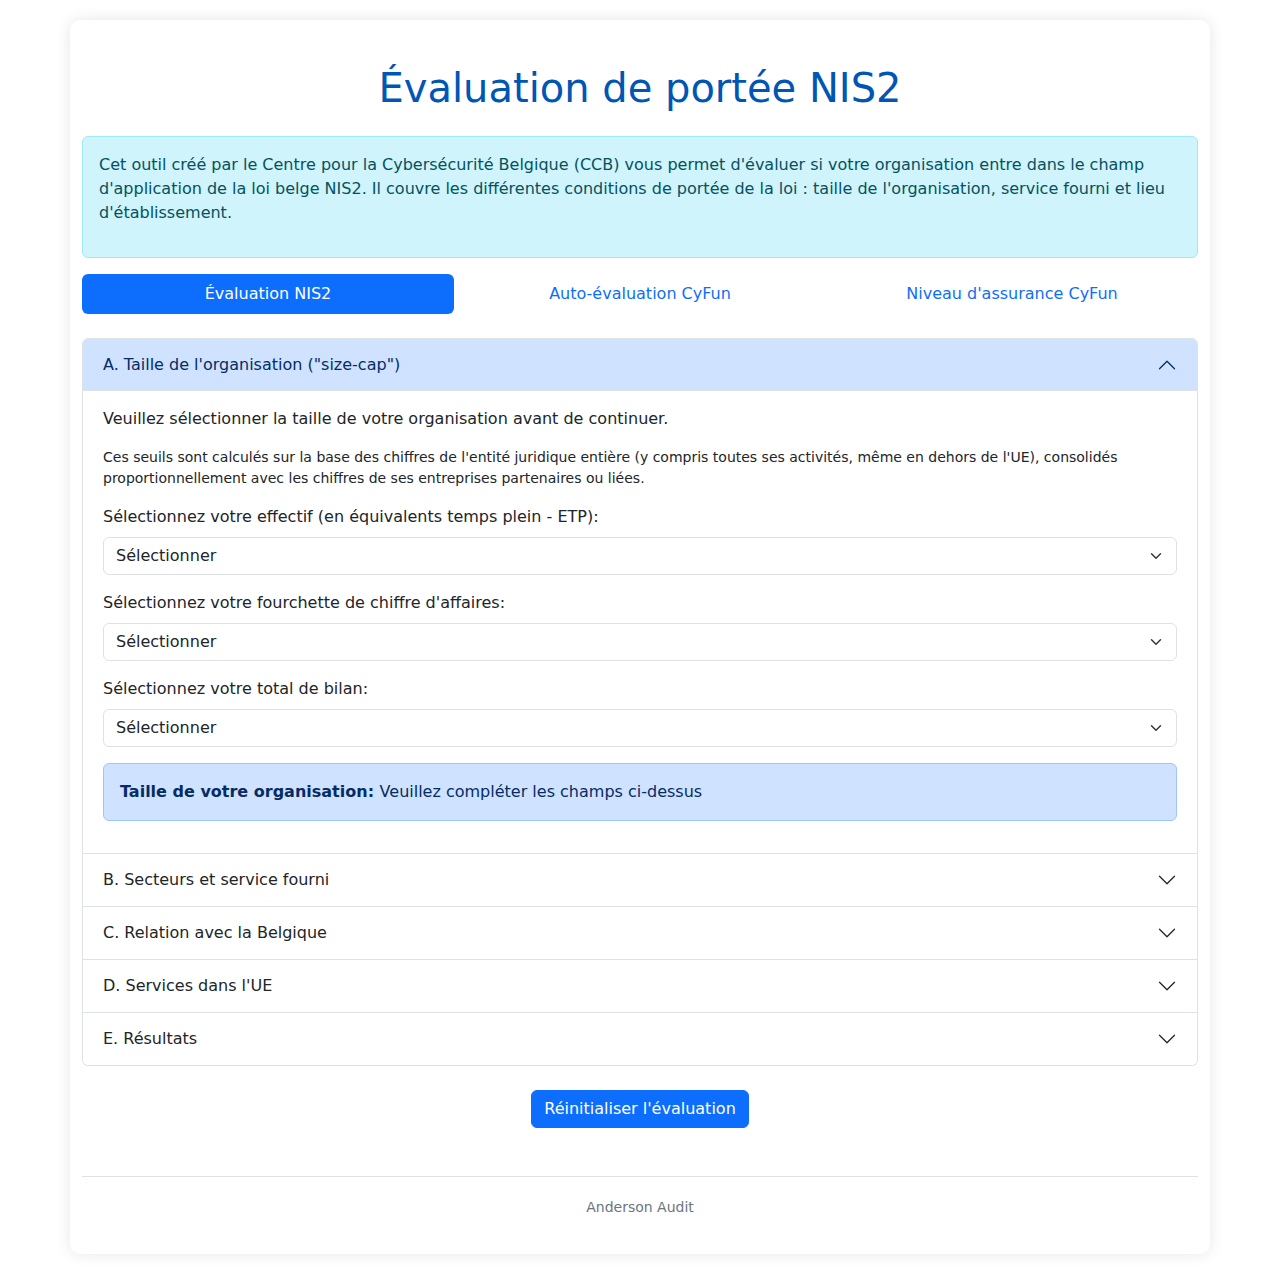
<file: index.html>
<!DOCTYPE html>
<html lang="fr">
<head>
    <meta charset="UTF-8">
    <meta name="viewport" content="width=device-width, initial-scale=1.0">
    <title>Évaluation de portée NIS2</title>
    <link rel="stylesheet" href="styles.css">
    <link href="https://cdn.jsdelivr.net/npm/bootstrap@5.3.0/dist/css/bootstrap.min.css" rel="stylesheet">
</head>
<body>
    <div class="container">
        <header>
            <h1 class="text-center my-4">Évaluation de portée NIS2</h1>
            <div class="alert alert-info">
                <p>Cet outil créé par le Centre pour la Cybersécurité Belgique (CCB) vous permet d'évaluer si votre organisation entre dans le champ d'application de la loi belge NIS2. Il couvre les différentes conditions de portée de la loi : taille de l'organisation, service fourni et lieu d'établissement.</p>
            </div>
            <nav class="nav nav-pills nav-justified mb-4">
                <a class="nav-link active" href="index.html">Évaluation NIS2</a>
                <a class="nav-link" href="cyfun_assessment.html">Auto-évaluation CyFun</a>
                <a class="nav-link" href="assurance_evaluation.html">Niveau d'assurance CyFun</a>
            </nav>
        </header>

        <div class="accordion" id="assessmentAccordion">
            <!-- Section A: Taille de l'organisation -->
            <div class="accordion-item">
                <h2 class="accordion-header" id="headingA">
                    <button class="accordion-button" type="button" data-bs-toggle="collapse" data-bs-target="#collapseA" aria-expanded="true" aria-controls="collapseA">
                        A. Taille de l'organisation ("size-cap")
                    </button>
                </h2>
                <div id="collapseA" class="accordion-collapse collapse show" aria-labelledby="headingA">
                    <div class="accordion-body">
                        <p>Veuillez sélectionner la taille de votre organisation avant de continuer.</p>
                        <p class="small">Ces seuils sont calculés sur la base des chiffres de l'entité juridique entière (y compris toutes ses activités, même en dehors de l'UE), consolidés proportionnellement avec les chiffres de ses entreprises partenaires ou liées.</p>
                        
                        <div class="mb-3">
                            <label for="staffHeadcount" class="form-label">Sélectionnez votre effectif (en équivalents temps plein - ETP):</label>
                            <select class="form-select" id="staffHeadcount">
                                <option value="select">Sélectionner</option>
                                <option value="0-49">0 - 49 ETP</option>
                                <option value="50-249">50 - 249 ETP</option>
                                <option value="250+">250+ ETP</option>
                            </select>
                        </div>
                        
                        <div class="mb-3">
                            <label for="turnover" class="form-label">Sélectionnez votre fourchette de chiffre d'affaires:</label>
                            <select class="form-select" id="turnover">
                                <option value="select">Sélectionner</option>
                                <option value="<10">< 10 millions € de chiffre d'affaires annuel</option>
                                <option value="10-50">10 – 50 millions € de chiffre d'affaires annuel</option>
                                <option value="50+">50+ millions € de chiffre d'affaires annuel</option>
                            </select>
                        </div>
                        
                        <div class="mb-3">
                            <label for="balanceSheet" class="form-label">Sélectionnez votre total de bilan:</label>
                            <select class="form-select" id="balanceSheet">
                                <option value="select">Sélectionner</option>
                                <option value="<10">< 10 millions € de bilan annuel</option>
                                <option value="10-43">10 – 43 millions € de bilan annuel</option>
                                <option value="43+">43+ millions € de bilan annuel</option>
                            </select>
                        </div>
                        
                        <div class="alert alert-primary mt-3">
                            <strong>Taille de votre organisation: </strong><span id="organizationSize">Veuillez compléter les champs ci-dessus</span>
                        </div>
                    </div>
                </div>
            </div>
            
            <!-- Section B: Secteurs et service fourni -->
            <div class="accordion-item">
                <h2 class="accordion-header" id="headingB">
                    <button class="accordion-button collapsed" type="button" data-bs-toggle="collapse" data-bs-target="#collapseB" aria-expanded="false" aria-controls="collapseB">
                        B. Secteurs et service fourni
                    </button>
                </h2>
                <div id="collapseB" class="accordion-collapse collapse" aria-labelledby="headingB">
                    <div class="accordion-body">
                        <p>Veuillez sélectionner au moins un secteur, ou le champ 'Aucun des secteurs ci-dessus' si votre organisation ne correspond à aucun des secteurs, avant de pouvoir continuer.</p>
                        
                        <div id="sectorsContainer">
                            <!-- Les secteurs seront chargés dynamiquement ici -->
                        </div>
                        
                        <div class="form-check mt-3">
                            <input class="form-check-input" type="checkbox" id="noneOfTheAbove">
                            <label class="form-check-label" for="noneOfTheAbove">
                                Aucun des secteurs ci-dessus
                            </label>
                        </div>
                        
                        <div class="alert alert-warning mt-3" id="sectorWarning" style="display: none;">
                            Vous ne pouvez pas sélectionner des services et l'option 'Aucun des secteurs ci-dessus' simultanément
                        </div>
                    </div>
                </div>
            </div>
            
            <!-- Section C: Relation avec la Belgique -->
            <div class="accordion-item">
                <h2 class="accordion-header" id="headingC">
                    <button class="accordion-button collapsed" type="button" data-bs-toggle="collapse" data-bs-target="#collapseC" aria-expanded="false" aria-controls="collapseC">
                        C. Relation avec la Belgique
                    </button>
                </h2>
                <div id="collapseC" class="accordion-collapse collapse" aria-labelledby="headingC">
                    <div class="accordion-body">
                        <p>Cette étape est cruciale pour déterminer si votre organisation relève de la loi belge NIS2.</p>
                        
                        <div class="mb-3">
                            <label class="form-label">Votre organisation est-elle établie en Belgique?</label>
                            <div class="form-check">
                                <input class="form-check-input" type="radio" name="establishedInBelgium" id="establishedYes" value="Yes">
                                <label class="form-check-label" for="establishedYes">Oui</label>
                            </div>
                            <div class="form-check">
                                <input class="form-check-input" type="radio" name="establishedInBelgium" id="establishedNo" value="No">
                                <label class="form-check-label" for="establishedNo">Non</label>
                            </div>
                            <div class="form-check">
                                <input class="form-check-input" type="radio" name="establishedInBelgium" id="establishedSelect" value="Select" checked>
                                <label class="form-check-label" for="establishedSelect">Sélectionner</label>
                            </div>
                        </div>
                        
                        <div class="mb-3 conditional-question" id="mainEstablishmentQuestion" style="display: none;">
                            <label class="form-label">Votre organisation a-t-elle son établissement principal en Belgique?</label>
                            <div class="form-check">
                                <input class="form-check-input" type="radio" name="mainEstablishment" id="mainEstablishmentYes" value="Yes">
                                <label class="form-check-label" for="mainEstablishmentYes">Oui</label>
                            </div>
                            <div class="form-check">
                                <input class="form-check-input" type="radio" name="mainEstablishment" id="mainEstablishmentNo" value="No">
                                <label class="form-check-label" for="mainEstablishmentNo">Non</label>
                            </div>
                            <div class="form-check">
                                <input class="form-check-input" type="radio" name="mainEstablishment" id="mainEstablishmentSelect" value="Select" checked>
                                <label class="form-check-label" for="mainEstablishmentSelect">Sélectionner</label>
                            </div>
                        </div>
                        
                        <!-- Autres questions conditionnelles seront ajoutées dynamiquement par JavaScript -->
                    </div>
                </div>
            </div>
            
            <!-- Section D: Services dans l'UE -->
            <div class="accordion-item">
                <h2 class="accordion-header" id="headingD">
                    <button class="accordion-button collapsed" type="button" data-bs-toggle="collapse" data-bs-target="#collapseD" aria-expanded="false" aria-controls="collapseD">
                        D. Services dans l'UE
                    </button>
                </h2>
                <div id="collapseD" class="accordion-collapse collapse" aria-labelledby="headingD">
                    <div class="accordion-body">
                        <div class="mb-3">
                            <label class="form-label">Votre organisation fournit-elle des services dans l'UE?</label>
                            <div class="form-check">
                                <input class="form-check-input" type="radio" name="servicesInEU" id="servicesInEUYes" value="Yes">
                                <label class="form-check-label" for="servicesInEUYes">Oui</label>
                            </div>
                            <div class="form-check">
                                <input class="form-check-input" type="radio" name="servicesInEU" id="servicesInEUNo" value="No">
                                <label class="form-check-label" for="servicesInEUNo">Non</label>
                            </div>
                            <div class="form-check">
                                <input class="form-check-input" type="radio" name="servicesInEU" id="servicesInEUSelect" value="Select" checked>
                                <label class="form-check-label" for="servicesInEUSelect">Sélectionner</label>
                            </div>
                        </div>
                    </div>
                </div>
            </div>
            
            <!-- Section E: Résultats -->
            <div class="accordion-item">
                <h2 class="accordion-header" id="headingE">
                    <button class="accordion-button collapsed" type="button" data-bs-toggle="collapse" data-bs-target="#collapseE" aria-expanded="false" aria-controls="collapseE">
                        E. Résultats
                    </button>
                </h2>
                <div id="collapseE" class="accordion-collapse collapse" aria-labelledby="headingE">
                    <div class="accordion-body">
                        <div class="alert alert-info mb-3">
                            <p>Veuillez compléter toutes les sections précédentes pour voir vos résultats.</p>
                        </div>
                        
                        <div id="resultsContainer" style="display: none;">
                            <div class="alert alert-success mb-3">
                                <h4>Résultat de l'évaluation:</h4>
                                <p id="assessmentResult"></p>
                            </div>
                            
                            <div class="card mb-3">
                                <div class="card-header">Détails</div>
                                <div class="card-body">
                                    <p id="resultDetails"></p>
                                </div>
                            </div>
                            
                            <div class="d-grid gap-2 mb-3">
                                <button class="btn btn-outline-primary" id="getAIExplanationBtn">
                                    <i class="fas fa-robot me-2"></i>Explication approfondie avec IA
                                </button>
                            </div>
                            
                            <div id="aiExplanationContainer" style="display: none;" class="mb-3">
                                <div class="card">
                                    <div class="card-header bg-primary text-white">
                                        Analyse détaillée par Intelligence Artificielle
                                    </div>
                                    <div class="card-body">
                                        <div id="aiLoading" class="text-center">
                                            <div class="spinner-border text-primary" role="status">
                                                <span class="visually-hidden">Chargement...</span>
                                            </div>
                                            <p>L'IA génère une explication détaillée...</p>
                                        </div>
                                        <div id="aiContent"></div>
                                    </div>
                                </div>
                            </div>
                            
                            <div class="alert alert-warning">
                                <p><strong>Avertissement:</strong> Les résultats sont purement indicatifs et sans préjudice d'une analyse approfondie par les autorités compétentes. Aucune conséquence, ni aucun droit légal ne peut être dérivé des résultats de cet outil.</p>
                            </div>
                        </div>
                    </div>
                </div>
            </div>
            
            <!-- Section F: Évaluation du niveau d'assurance -->
            <!-- Cette section a été déplacée vers assurance_evaluation.html -->
            
            <!-- Section F a été supprimée -->
        </div>
        
        <div class="mt-4 text-center">
            <button class="btn btn-primary" id="resetBtn">Réinitialiser l'évaluation</button>
        </div>
        
        <footer class="mt-5 text-center">
            <p class="small"> Anderson Audit</p>
        </footer>
    </div>

    <script src="https://cdn.jsdelivr.net/npm/bootstrap@5.3.0/dist/js/bootstrap.bundle.min.js"></script>
    <script src="nis2_data.js"></script>
    <script src="assurance_data.js"></script>
    <script src="app.js"></script>
</body>
</html>
</file>
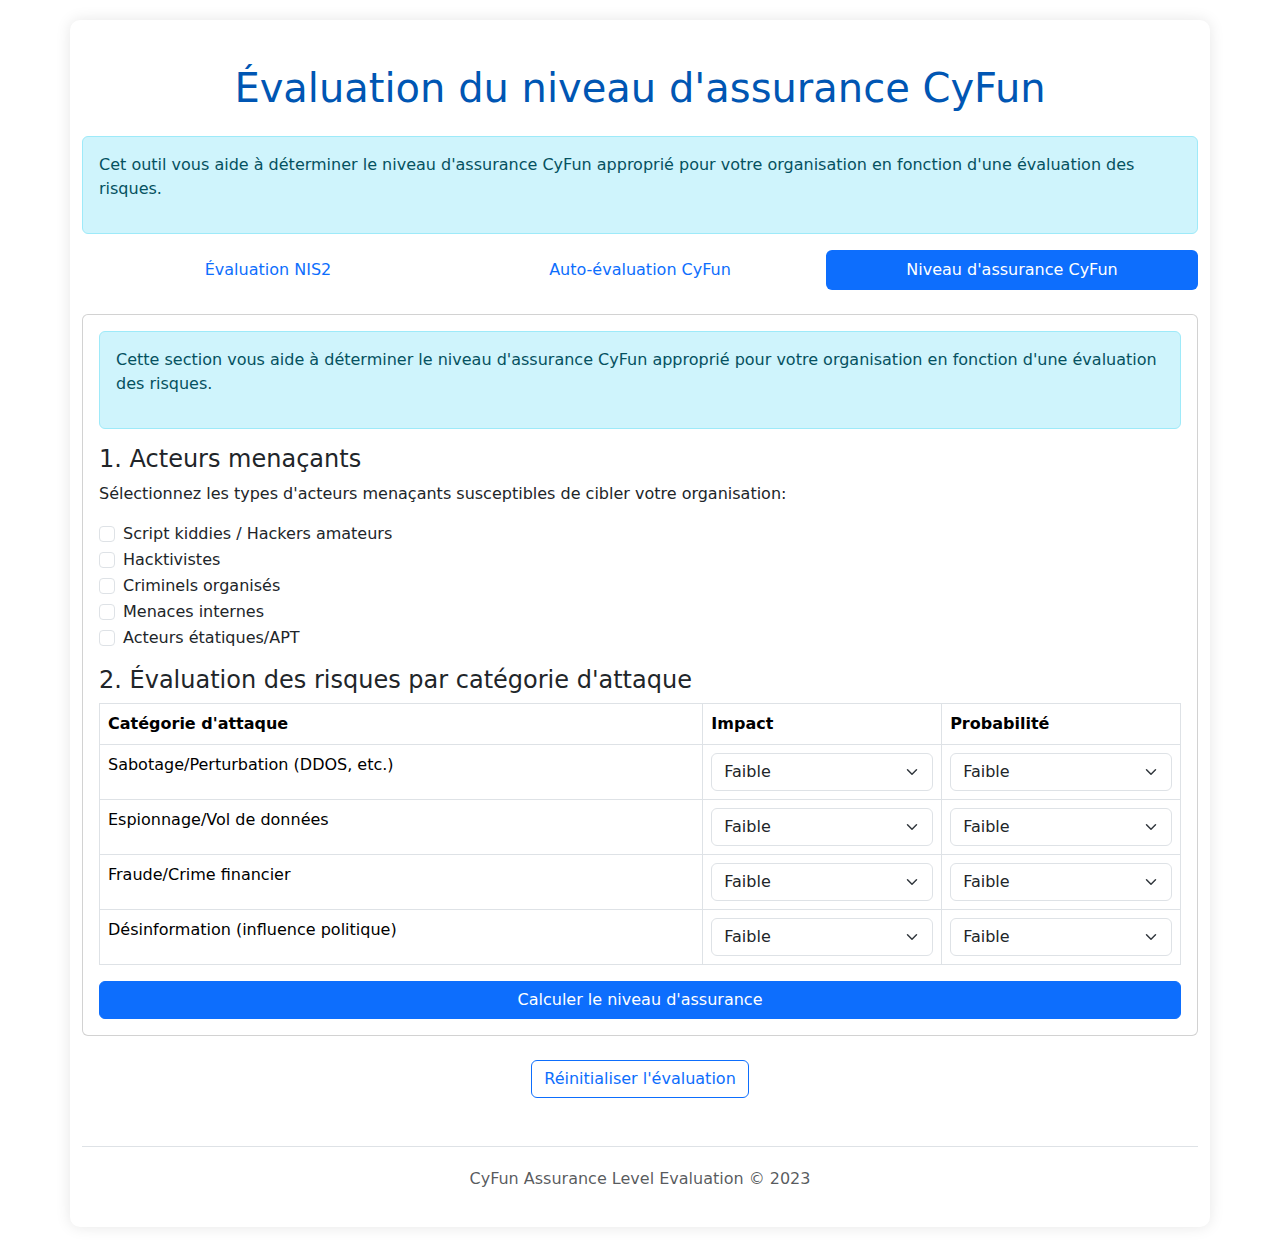
<file: assurance_evaluation.html>
<!DOCTYPE html>
<html lang="fr">
<head>
    <meta charset="UTF-8">
    <meta name="viewport" content="width=device-width, initial-scale=1.0">
    <title>Évaluation du niveau d'assurance CyFun</title>
    <link rel="stylesheet" href="styles.css">
    <link href="https://cdn.jsdelivr.net/npm/bootstrap@5.3.0/dist/css/bootstrap.min.css" rel="stylesheet">
</head>
<body>
    <div class="container">
        <header>
            <h1 class="text-center my-4">Évaluation du niveau d'assurance CyFun</h1>
            <div class="alert alert-info">
                <p>Cet outil vous aide à déterminer le niveau d'assurance CyFun approprié pour votre organisation en fonction d'une évaluation des risques.</p>
            </div>
            <nav class="nav nav-pills nav-justified mb-4">
                <a class="nav-link" href="index.html">Évaluation NIS2</a>
                <a class="nav-link" href="cyfun_assessment.html">Auto-évaluation CyFun</a>
                <a class="nav-link active" href="assurance_evaluation.html">Niveau d'assurance CyFun</a>
            </nav>
        </header>

        <div class="card mb-4">
            <div class="card-body">
                <div class="alert alert-info mb-3">
                    <p>Cette section vous aide à déterminer le niveau d'assurance CyFun approprié pour votre organisation en fonction d'une évaluation des risques.</p>
                </div>
                
                <div class="mb-3">
                    <h4>1. Acteurs menaçants</h4>
                    <p>Sélectionnez les types d'acteurs menaçants susceptibles de cibler votre organisation:</p>
                    
                    <div class="form-check">
                        <input class="form-check-input" type="checkbox" id="scriptKiddies">
                        <label class="form-check-label" for="scriptKiddies">Script kiddies / Hackers amateurs</label>
                    </div>
                    <div class="form-check">
                        <input class="form-check-input" type="checkbox" id="hacktivists">
                        <label class="form-check-label" for="hacktivists">Hacktivistes</label>
                    </div>
                    <div class="form-check">
                        <input class="form-check-input" type="checkbox" id="criminals">
                        <label class="form-check-label" for="criminals">Criminels organisés</label>
                    </div>
                    <div class="form-check">
                        <input class="form-check-input" type="checkbox" id="insiders">
                        <label class="form-check-label" for="insiders">Menaces internes</label>
                    </div>
                    <div class="form-check">
                        <input class="form-check-input" type="checkbox" id="stateActors">
                        <label class="form-check-label" for="stateActors">Acteurs étatiques/APT</label>
                    </div>
                </div>

                <div class="mb-3">
                    <h4>2. Évaluation des risques par catégorie d'attaque</h4>
                    <table class="table table-bordered">
                        <thead>
                            <tr>
                                <th>Catégorie d'attaque</th>
                                <th>Impact</th>
                                <th>Probabilité</th>
                            </tr>
                        </thead>
                        <tbody>
                            <tr>
                                <td>Sabotage/Perturbation (DDOS, etc.)</td>
                                <td>
                                    <select class="form-select" id="sabotageThreatImpact">
                                        <option value="1" selected>Faible</option>
                                        <option value="2">Moyen</option>
                                        <option value="3">Élevé</option>
                                    </select>
                                </td>
                                <td>
                                    <select class="form-select" id="sabotageThreatProbability">
                                        <option value="1" selected>Faible</option>
                                        <option value="2">Moyen</option>
                                        <option value="3">Élevé</option>
                                    </select>
                                </td>
                            </tr>
                            <tr>
                                <td>Espionnage/Vol de données</td>
                                <td>
                                    <select class="form-select" id="espionageThreatImpact">
                                        <option value="1" selected>Faible</option>
                                        <option value="2">Moyen</option>
                                        <option value="3">Élevé</option>
                                    </select>
                                </td>
                                <td>
                                    <select class="form-select" id="espionageThreatProbability">
                                        <option value="1" selected>Faible</option>
                                        <option value="2">Moyen</option>
                                        <option value="3">Élevé</option>
                                    </select>
                                </td>
                            </tr>
                            <tr>
                                <td>Fraude/Crime financier</td>
                                <td>
                                    <select class="form-select" id="fraudThreatImpact">
                                        <option value="1" selected>Faible</option>
                                        <option value="2">Moyen</option>
                                        <option value="3">Élevé</option>
                                    </select>
                                </td>
                                <td>
                                    <select class="form-select" id="fraudThreatProbability">
                                        <option value="1" selected>Faible</option>
                                        <option value="2">Moyen</option>
                                        <option value="3">Élevé</option>
                                    </select>
                                </td>
                            </tr>
                            <tr>
                                <td>Désinformation (influence politique)</td>
                                <td>
                                    <select class="form-select" id="disinfoThreatImpact">
                                        <option value="1" selected>Faible</option>
                                        <option value="2">Moyen</option>
                                        <option value="3">Élevé</option>
                                    </select>
                                </td>
                                <td>
                                    <select class="form-select" id="disinfoThreatProbability">
                                        <option value="1" selected>Faible</option>
                                        <option value="2">Moyen</option>
                                        <option value="3">Élevé</option>
                                    </select>
                                </td>
                            </tr>
                        </tbody>
                    </table>
                </div>
                
                <div class="d-grid">
                    <button class="btn btn-primary" id="calculateAssuranceLevel">Calculer le niveau d'assurance</button>
                </div>
                
                <div id="assuranceLevelResult" class="mt-4" style="display: none;">
                    <div class="alert alert-success">
                        <h4>Niveau d'assurance recommandé: <span id="recommendedAssuranceLevel"></span></h4>
                        <p id="assuranceLevelDescription"></p>
                    </div>
                </div>
            </div>
        </div>
        
        <div class="mt-4 text-center">
            <button class="btn btn-outline-primary" id="resetAssuranceBtn">Réinitialiser l'évaluation</button>
        </div>

        <footer class="mt-5 mb-3 text-center text-muted">
            <p>CyFun Assurance Level Evaluation &copy; 2023</p>
        </footer>
    </div>

    <script src="https://cdn.jsdelivr.net/npm/bootstrap@5.3.0/dist/js/bootstrap.bundle.min.js"></script>
    <script src="assurance_data.js"></script>
    <script src="assurance_evaluation.js"></script>
</body>
</html>
</file>
<file: styles.css>
body {
    font-family: 'Segoe UI', Tahoma, Geneva, Verdana, sans-serif;
    background-color: #f8f9fa;
    color: #333;
}

.container {
    max-width: 900px;
    background-color: #fff;
    padding: 20px;
    border-radius: 10px;
    box-shadow: 0 0 15px rgba(0, 0, 0, 0.1);
    margin-top: 20px;
    margin-bottom: 20px;
}

header h1 {
    color: #0056b3;
}

.accordion-button:not(.collapsed) {
    background-color: #e7f1ff;
    color: #0056b3;
}

.accordion-button:focus {
    box-shadow: 0 0 0 0.25rem rgba(13, 110, 253, 0.25);
}

.form-label {
    font-weight: 500;
}

.sector-category {
    margin-bottom: 15px;
    border-left: 3px solid #0056b3;
    padding-left: 10px;
}

.sector-subcategory {
    margin-top: 10px;
    margin-bottom: 10px;
    padding-left: 15px;
    border-left: 2px solid #6c757d;
}

.sector-item {
    margin-left: 20px;
    margin-bottom: 5px;
}

.tooltip-icon {
    cursor: help;
    color: #0056b3;
    margin-left: 5px;
}

.conditional-question {
    padding-left: 20px;
    border-left: 2px dashed #dee2e6;
    margin-top: 10px;
    margin-bottom: 10px;
}

#resultsContainer {
    transition: all 0.3s ease;
}

.btn-primary {
    background-color: #0056b3;
    border-color: #0056b3;
}

.btn-primary:hover {
    background-color: #004494;
    border-color: #004494;
}

footer {
    color: #6c757d;
    border-top: 1px solid #dee2e6;
    padding-top: 20px;
}

/* Styles pour les info-bulles */
[data-bs-toggle="tooltip"] {
    text-decoration: underline dotted;
    cursor: help;
}

/* Animation pour les transitions */
.accordion-body {
    transition: all 0.3s ease;
}

/* Style pour les alertes */
.alert {
    border-radius: 5px;
}

/* Style pour les cases à cocher et boutons radio */
.form-check-input:checked {
    background-color: #0056b3;
    border-color: #0056b3;
}

/* Style pour les éléments désactivés */
.disabled-item {
    opacity: 0.6;
    pointer-events: none;
}

/* Style pour les résultats */
#assessmentResult {
    font-size: 1.2rem;
    font-weight: bold;
}

/* Responsive adjustments */
@media (max-width: 768px) {
    .container {
        padding: 15px;
    }
    
    .sector-item {
        margin-left: 10px;
    }
}
</file>
